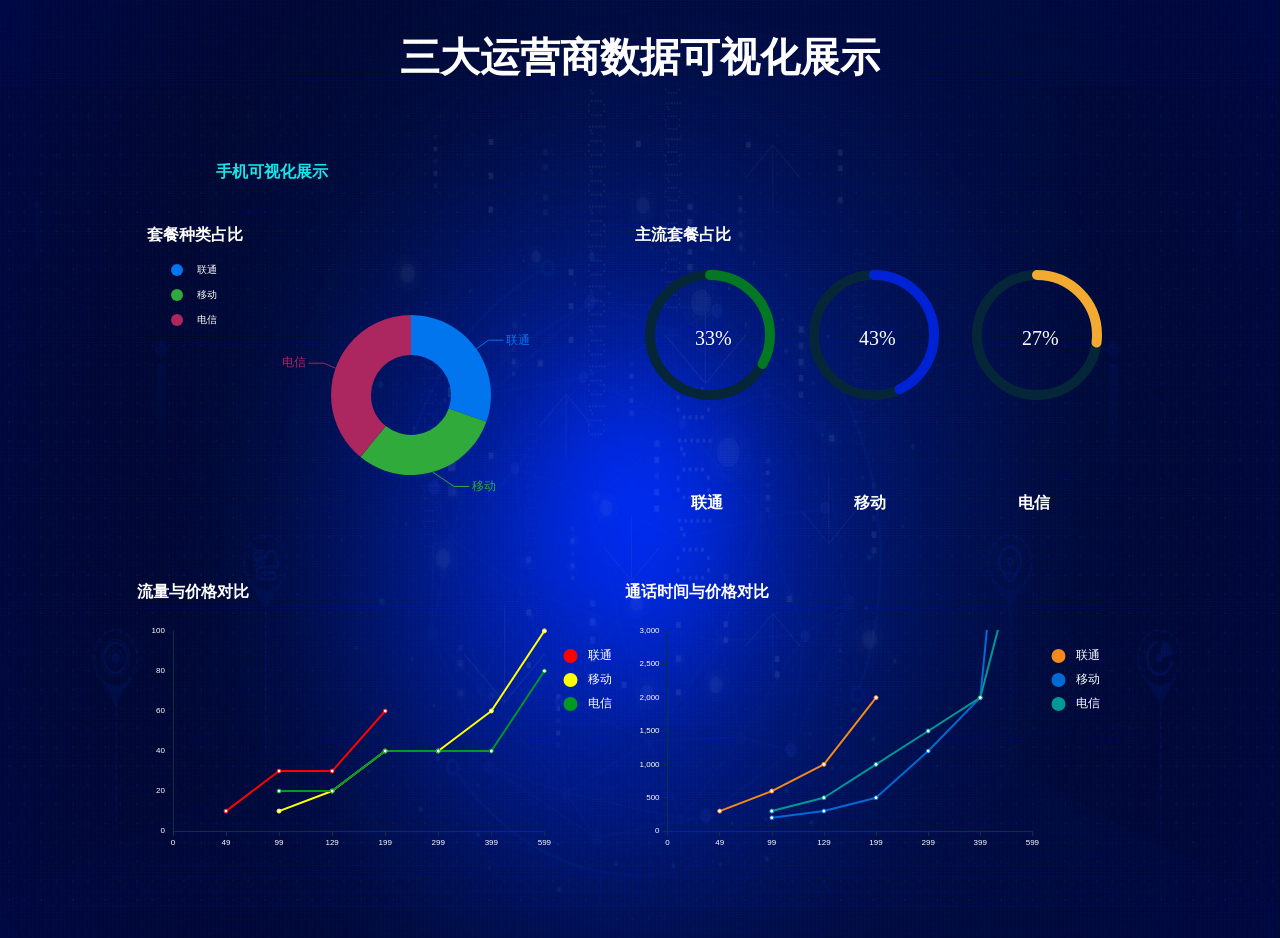
<file: mobile_display 9/mobile_display/templates/mobile_list/index_2.html>
﻿<!doctype html>
<html lang="en">
 <head>
  <meta charset="UTF-8">
  <meta name="Generator" content="EditPlus®">
  <meta name="Author" content="">
  <meta name="Keywords" content="">
  <meta name="Description" content="">
  <style type="text/css">
	body{background-image: url(../../static/images/nybj.png);background-size:100% 100%;font-weight:bold;font-family:苹方;overflow: hidden;}
	.main{width:80%;height:900px;position:relative;margin:auto;}
	div{border:0px solid white;margin:1px;}
	.layer{position:relative;width:100%;}
	#layer01{}
	#layer01 img{text-align: center;display: block;height: 35px;padding-top: 35px;margin: auto;}
	#layer02 > div{height:100%;float:left;position:relative;}
	.layer02-data{position: absolute;width: auto;height: 100px;color: white;top: 45px;left: 65px;}
	.layer03-panel{height:100%;position:relative;float:left;}
	.layer03-left-label{position:absolute;}
	#layer03_left_label01{top:10px;left:10px;color:white;height:20px;width:200px;font-weight: bold;}
	#layer03_left_label02{right:10px;top:10px;color:#036769;height:20px;width:200px;}
	.layer03-left-chart{position:relative;float:left;height:100%;}
	#layer03_right_label{position:absolute;top:10px;left:10px;color:white;height:20px;width:100px;}
	.layer03-right-chart{position:relative;float:left;height:100%;width:32%;}
	.layer03-right-chart-label{color: white;text-align: center;position: absolute;bottom: 60px;width: 100%;}
	.layer04-panel{position:relative;float:left;height:100%;width:48%;}
	.layer04-panel-label{width:100%;height:15%;color:white;padding-top:5px;}
	.layer04-panel-chart{width:100%;height:85%;}
  </style>
  
  <script src="../../static/jquery.min.js"></script>
  <script src="../../static/echarts.min.js"></script>
  <script src="../../static/monitor.js"></script>
  <script type="text/javascript">
	$(function(){
		
		renderLegend();

		//饼状图
		renderChartBar01();
		//renderChartBar02();

		//存储
		renderLayer03Right();

		//30天日均线流量趋势
		renderLayer04Left();

		//集群性能
		renderLayer04Right();
	});
  </script>
  <title>套餐可视化展示</title>
 </head>
 <body>

	 <div class="main">
     <div style="text-align: center;position: relative;font-size: 40px;color: white;margin-top:30px;">三大运营商数据可视化展示</div>
		<div id="layer02" class="layer" style="height:15%;">
		</div>
         <div style="margin-top:-60px;padding-left:8%;margin-bottom:30px;position: relative;" ><a href="index" style="color:#13E8E9;text-decoration: none;">手机可视化展示</a></div>
		<div id="layer03" class="layer" style="height:40%;">
			<div id="layer03_left" style="width:48%;" class="layer03-panel">
				<div id="layer03_left_label01" class="layer03-left-label">套餐种类占比</div>
				<!--
				<div id="layer03_left_label02" class="layer03-left-label">(左)在线数量 (右)上线率</div>
				-->
				<div id="layer03_left_01" class="layer03-left-chart" style="width:16%;">
					<canvas width="100" height="200" style="margin:30px 0 0 20px;"></canvas>
				</div>
				
				<div id="layer03_left_02" class="layer03-left-chart" style="width:80%;"></div>
				<!--
				<div id="layer03_left_03" class="layer03-left-chart" style="width:80%;"></div>
				-->
			</div>
			<div id="layer03_right" style="width:50%;" class="layer03-panel">
				<div id="layer03_right_label">主流套餐占比</div>
				<div id="layer03_right_chart01" class="layer03-right-chart">
					<canvas width="130" height="150" style="margin:40px 0 0 20px;"></canvas>
					<div class="layer03-right-chart-label">联通</div>
				</div>
				<div id="layer03_right_chart02" class="layer03-right-chart">
					<canvas width="130" height="150" style="margin:40px 0 0 20px;"></canvas>
					<div class="layer03-right-chart-label">移动</div>
				</div>
				<div id="layer03_right_chart03" class="layer03-right-chart">
					<canvas width="130" height="150" style="margin:40px 0 0 20px;"></canvas>
					<div class="layer03-right-chart-label">电信</div>
				</div>
			</div>
		</div>
		<div id="layer04" class="layer" style="height:30%;">
			<div id="layer04_left" class="layer04-panel">
				<div id="layer04_left_label" class="layer04-panel-label">流量与价格对比</div>
				<div id="layer04_left_chart" class="layer04-panel-chart"></div>
			</div>
			<div id="layer04_right" class="layer04-panel">
				<div id="layer04_right_label" class="layer04-panel-label">
					通话时间与价格对比
				</div>
				<div id="layer04_right_chart" class="layer04-panel-chart"></div>
			</div>
		</div>
	</div>
 </body>
</html>
</file>
